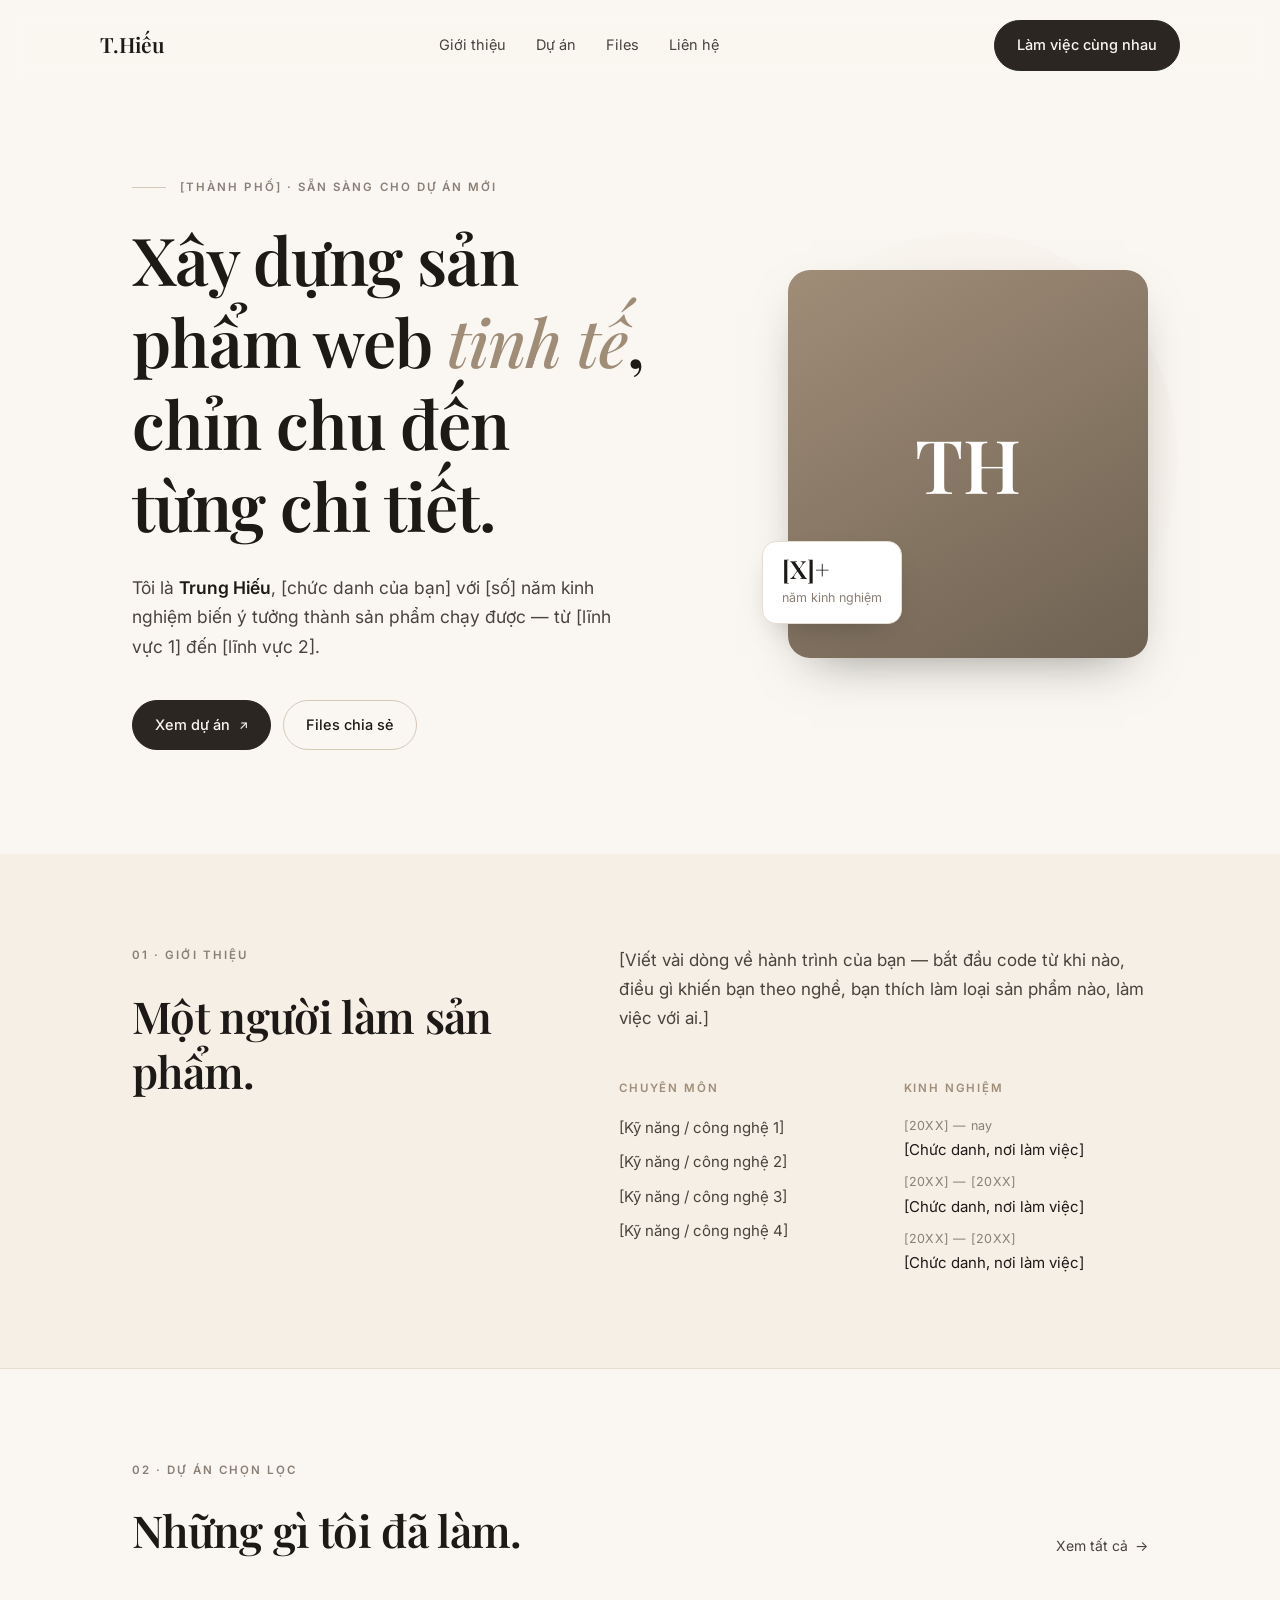
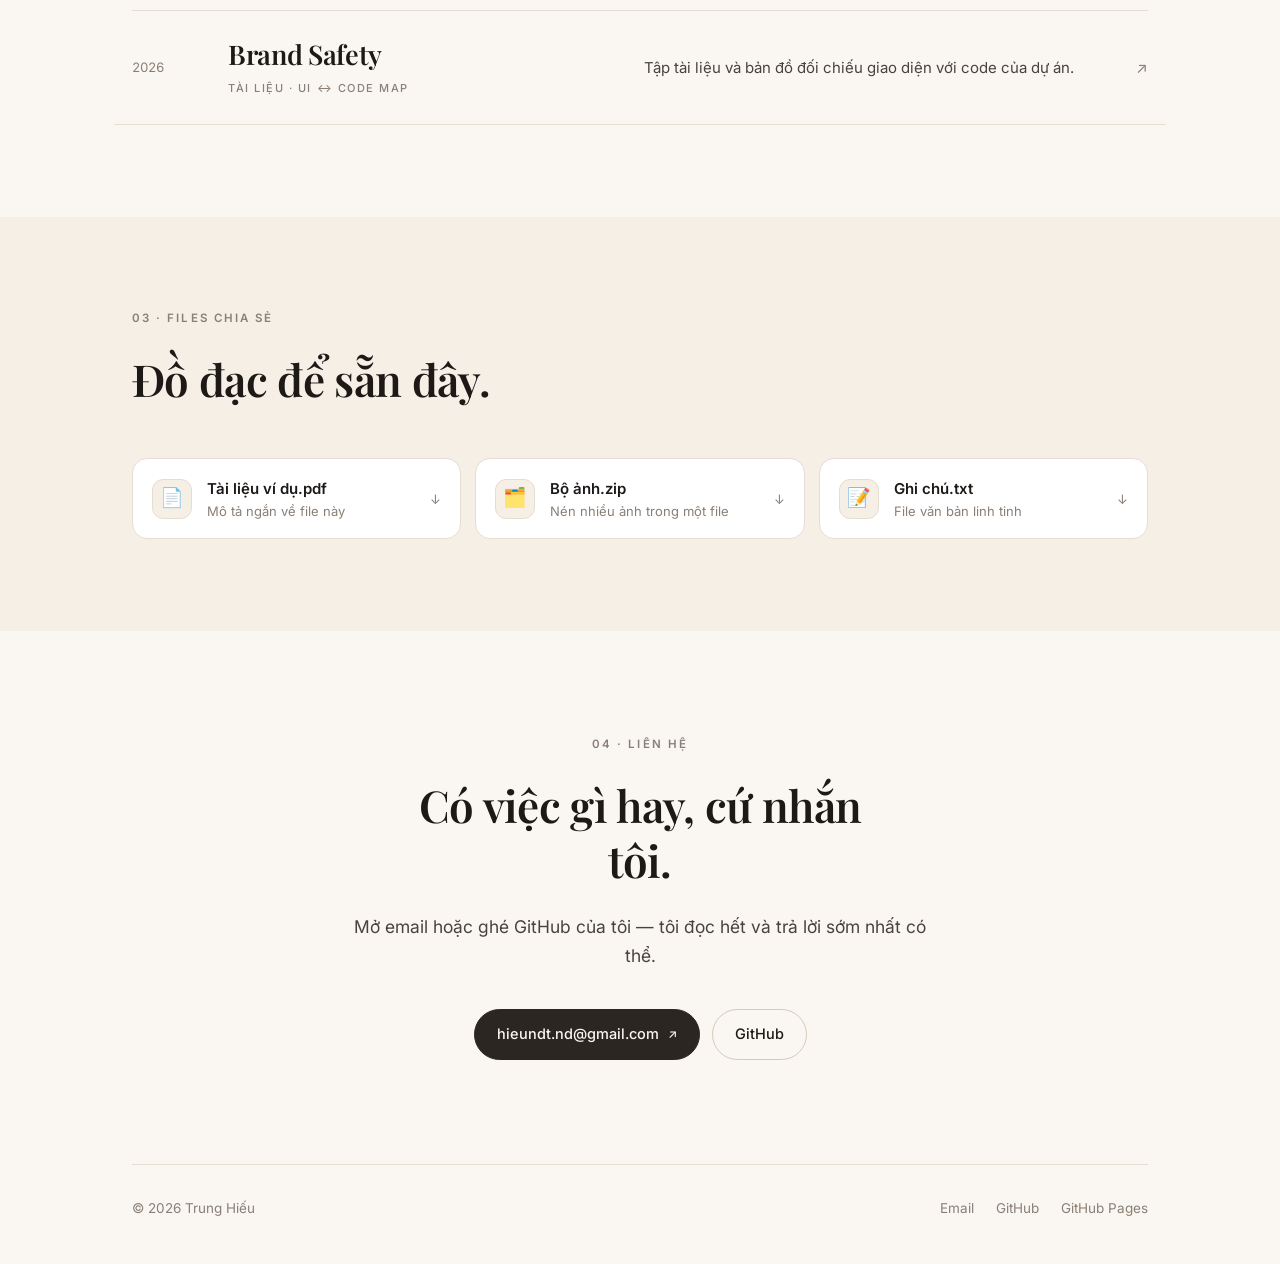
<file: index.html>
<!DOCTYPE html>
<html lang="vi">
<head>
<meta charset="UTF-8">
<meta name="viewport" content="width=device-width, initial-scale=1.0">
<title>Trung Hiếu — Trang cá nhân</title>
<meta name="description" content="Trang cá nhân của Trung Hiếu — giới thiệu, dự án và file chia sẻ.">
<meta name="theme-color" content="#faf7f2" media="(prefers-color-scheme: light)">
<meta name="theme-color" content="#14110f" media="(prefers-color-scheme: dark)">
<link rel="icon" href="data:image/svg+xml,<svg xmlns='http://www.w3.org/2000/svg' viewBox='0 0 100 100'><text y='.9em' font-size='88'>👋</text></svg>">
<link rel="preconnect" href="https://fonts.googleapis.com">
<link rel="preconnect" href="https://fonts.gstatic.com" crossorigin>
<link href="https://fonts.googleapis.com/css2?family=Playfair+Display:ital,wght@0,400..700;1,400..700&family=Inter:wght@400;500;600&display=swap" rel="stylesheet">
<link rel="stylesheet" href="style.css">
</head>
<body>

  <div class="topbar">
    <div class="wrap topbar-inner">
      <a class="brand" href="./">T.Hiếu</a>
      <nav class="menu">
        <a href="#gioi-thieu">Giới thiệu</a>
        <a href="#du-an">Dự án</a>
        <a href="#files">Files</a>
        <a href="#lien-he">Liên hệ</a>
      </nav>
      <a class="btn" href="mailto:hieundt.nd@gmail.com">Làm việc cùng nhau</a>
    </div>
  </div>

  <!-- ============================ HERO ============================ -->
  <div class="wrap">
    <section class="hero">
      <div>
        <p class="eyebrow">[Thành phố] · Sẵn sàng cho dự án mới</p>
        <h1>Xây dựng sản phẩm web <em>tinh tế</em>, chỉn chu đến từng chi tiết.</h1>
        <p class="lead">
          Tôi là <strong>Trung Hiếu</strong>, [chức danh của bạn] với [số] năm kinh nghiệm
          biến ý tưởng thành sản phẩm chạy được — từ [lĩnh vực 1] đến [lĩnh vực 2].
        </p>
        <div class="cta">
          <a class="btn" href="#du-an">Xem dự án <span class="arrow">↗</span></a>
          <a class="btn btn-ghost" href="#files">Files chia sẻ</a>
        </div>
      </div>

      <div class="hero-media">
        <!-- Có ảnh thật thì thay cả thẻ này bằng:
             <img class="portrait" src="anh-cua-ban.jpg" alt="Trung Hiếu"> -->
        <div class="portrait">TH</div>
        <div class="stat">
          <strong>[X]+</strong>
          <span>năm kinh nghiệm</span>
        </div>
      </div>
    </section>
  </div>

  <!-- ========================= GIỚI THIỆU ========================= -->
  <section class="section warm" id="gioi-thieu">
    <div class="wrap about">
      <div>
        <p class="eyebrow no-rule">01 · Giới thiệu</p>
        <h2>Một người làm sản phẩm.</h2>
      </div>
      <div class="about-body">
        <p>
          [Viết vài dòng về hành trình của bạn — bắt đầu code từ khi nào, điều gì
          khiến bạn theo nghề, bạn thích làm loại sản phẩm nào, làm việc với ai.]
        </p>

        <div class="cols">
          <div class="col">
            <h4>Chuyên môn</h4>
            <ul>
              <li>[Kỹ năng / công nghệ 1]</li>
              <li>[Kỹ năng / công nghệ 2]</li>
              <li>[Kỹ năng / công nghệ 3]</li>
              <li>[Kỹ năng / công nghệ 4]</li>
            </ul>
          </div>
          <div class="col">
            <h4>Kinh nghiệm</h4>
            <ul>
              <li class="job">
                <span class="when">[20XX] — nay</span>
                <span class="what">[Chức danh, nơi làm việc]</span>
              </li>
              <li class="job">
                <span class="when">[20XX] — [20XX]</span>
                <span class="what">[Chức danh, nơi làm việc]</span>
              </li>
              <li class="job">
                <span class="when">[20XX] — [20XX]</span>
                <span class="what">[Chức danh, nơi làm việc]</span>
              </li>
            </ul>
          </div>
        </div>
      </div>
    </div>
  </section>

  <!-- =========================== DỰ ÁN =========================== -->
  <section class="section" id="du-an">
    <div class="wrap">
      <div class="section-head">
        <div>
          <p class="eyebrow no-rule">02 · Dự án chọn lọc</p>
          <h2>Những gì tôi đã làm.</h2>
        </div>
        <a class="link-more" href="work/">Xem tất cả <span>→</span></a>
      </div>

      <div class="rows">
        <!-- Mỗi dự án là 1 khối như dưới. Copy và sửa cho phù hợp. -->
        <a class="row" href="work/brandsafety/">
          <span class="row-year">2026</span>
          <span>
            <span class="row-name">Brand Safety</span>
            <span class="row-tags">Tài liệu · UI ↔ Code Map</span>
          </span>
          <span class="row-desc">
            Tập tài liệu và bản đồ đối chiếu giao diện với code của dự án.
          </span>
          <span class="row-arrow">↗</span>
        </a>
      </div>
    </div>
  </section>

  <!-- =========================== FILES =========================== -->
  <section class="section warm" id="files">
    <div class="wrap">
      <div class="section-head">
        <div>
          <p class="eyebrow no-rule">03 · Files chia sẻ</p>
          <h2>Đồ đạc để sẵn đây.</h2>
        </div>
      </div>

      <div class="files">
        <!-- Mỗi file là 1 khối như dưới. Sửa href thành tên file bạn up lên. -->
        <a class="file" href="files/vi-du.pdf" download>
          <span class="icon">📄</span>
          <span class="meta">
            <span class="name">Tài liệu ví dụ.pdf</span>
            <span class="desc">Mô tả ngắn về file này</span>
          </span>
          <span class="dl">↓</span>
        </a>

        <a class="file" href="files/anh.zip" download>
          <span class="icon">🗂️</span>
          <span class="meta">
            <span class="name">Bộ ảnh.zip</span>
            <span class="desc">Nén nhiều ảnh trong một file</span>
          </span>
          <span class="dl">↓</span>
        </a>

        <a class="file" href="files/ghi-chu.txt" download>
          <span class="icon">📝</span>
          <span class="meta">
            <span class="name">Ghi chú.txt</span>
            <span class="desc">File văn bản linh tinh</span>
          </span>
          <span class="dl">↓</span>
        </a>
      </div>
    </div>
  </section>

  <!-- ========================== LIÊN HỆ ========================== -->
  <section class="contact" id="lien-he">
    <div class="wrap">
      <p class="eyebrow no-rule" style="justify-content:center">04 · Liên hệ</p>
      <h2>Có việc gì hay, cứ nhắn tôi.</h2>
      <p class="lead">
        Mở email hoặc ghé GitHub của tôi — tôi đọc hết và trả lời sớm nhất có thể.
      </p>
      <div class="cta">
        <a class="btn" href="mailto:hieundt.nd@gmail.com">
          hieundt.nd@gmail.com <span class="arrow">↗</span>
        </a>
        <a class="btn btn-ghost" href="https://github.com/hieundt23" target="_blank" rel="noopener">GitHub</a>
      </div>
    </div>
  </section>

  <div class="wrap">
    <footer>
      <span>© 2026 Trung Hiếu</span>
      <span class="footer-links">
        <a href="mailto:hieundt.nd@gmail.com">Email</a>
        <a href="https://github.com/hieundt23" target="_blank" rel="noopener">GitHub</a>
        <a href="https://pages.github.com" target="_blank" rel="noopener">GitHub Pages</a>
      </span>
    </footer>
  </div>

</body>
</html>
</file>
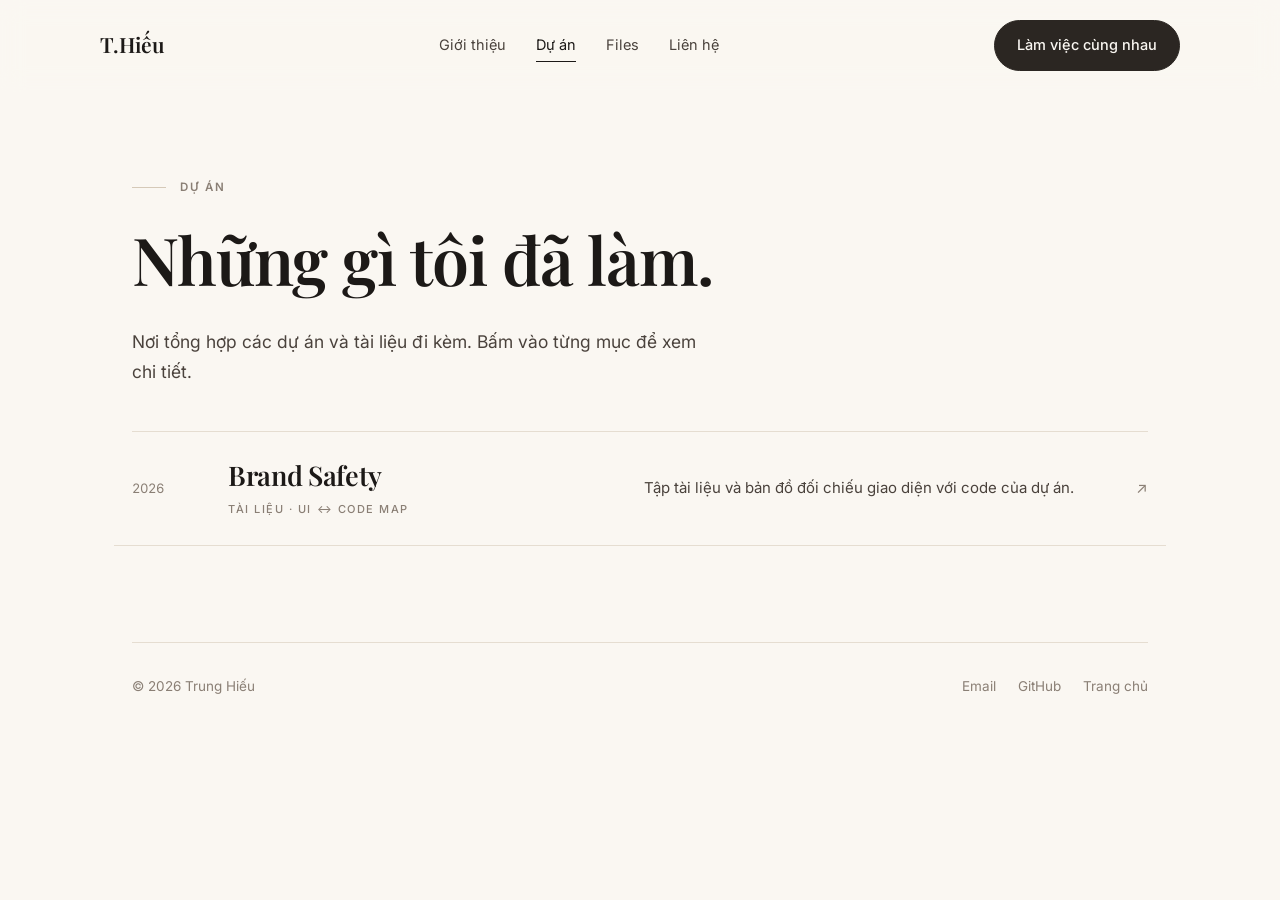
<file: work/index.html>
<!DOCTYPE html>
<html lang="vi">
<head>
<meta charset="UTF-8">
<meta name="viewport" content="width=device-width, initial-scale=1.0">
<title>Dự án — Trung Hiếu</title>
<meta name="description" content="Các dự án và công việc Trung Hiếu đã thực hiện.">
<meta name="theme-color" content="#faf7f2" media="(prefers-color-scheme: light)">
<meta name="theme-color" content="#14110f" media="(prefers-color-scheme: dark)">
<link rel="icon" href="data:image/svg+xml,<svg xmlns='http://www.w3.org/2000/svg' viewBox='0 0 100 100'><text y='.9em' font-size='88'>👋</text></svg>">
<link rel="preconnect" href="https://fonts.googleapis.com">
<link rel="preconnect" href="https://fonts.gstatic.com" crossorigin>
<link href="https://fonts.googleapis.com/css2?family=Playfair+Display:ital,wght@0,400..700;1,400..700&family=Inter:wght@400;500;600&display=swap" rel="stylesheet">
<link rel="stylesheet" href="../style.css">
</head>
<body>

  <div class="topbar">
    <div class="wrap topbar-inner">
      <a class="brand" href="../">T.Hiếu</a>
      <nav class="menu">
        <a href="../#gioi-thieu">Giới thiệu</a>
        <a href="./" aria-current="page">Dự án</a>
        <a href="../#files">Files</a>
        <a href="../#lien-he">Liên hệ</a>
      </nav>
      <a class="btn" href="mailto:hieundt.nd@gmail.com">Làm việc cùng nhau</a>
    </div>
  </div>

  <div class="wrap">
    <section class="hero" style="grid-template-columns:1fr;padding-bottom:44px">
      <div>
        <p class="eyebrow">Dự án</p>
        <h1>Những gì tôi đã làm.</h1>
        <p class="lead">
          Nơi tổng hợp các dự án và tài liệu đi kèm. Bấm vào từng mục để xem chi tiết.
        </p>
      </div>
    </section>
  </div>

  <div class="wrap" style="padding-bottom:96px">
    <div class="rows">
      <!-- Mỗi dự án là 1 khối như dưới. Copy và sửa cho phù hợp. -->
      <a class="row" href="brandsafety/">
        <span class="row-year">2026</span>
        <span>
          <span class="row-name">Brand Safety</span>
          <span class="row-tags">Tài liệu · UI ↔ Code Map</span>
        </span>
        <span class="row-desc">
          Tập tài liệu và bản đồ đối chiếu giao diện với code của dự án.
        </span>
        <span class="row-arrow">↗</span>
      </a>
    </div>
  </div>

  <div class="wrap">
    <footer>
      <span>© 2026 Trung Hiếu</span>
      <span class="footer-links">
        <a href="mailto:hieundt.nd@gmail.com">Email</a>
        <a href="https://github.com/hieundt23" target="_blank" rel="noopener">GitHub</a>
        <a href="../">Trang chủ</a>
      </span>
    </footer>
  </div>

</body>
</html>
</file>
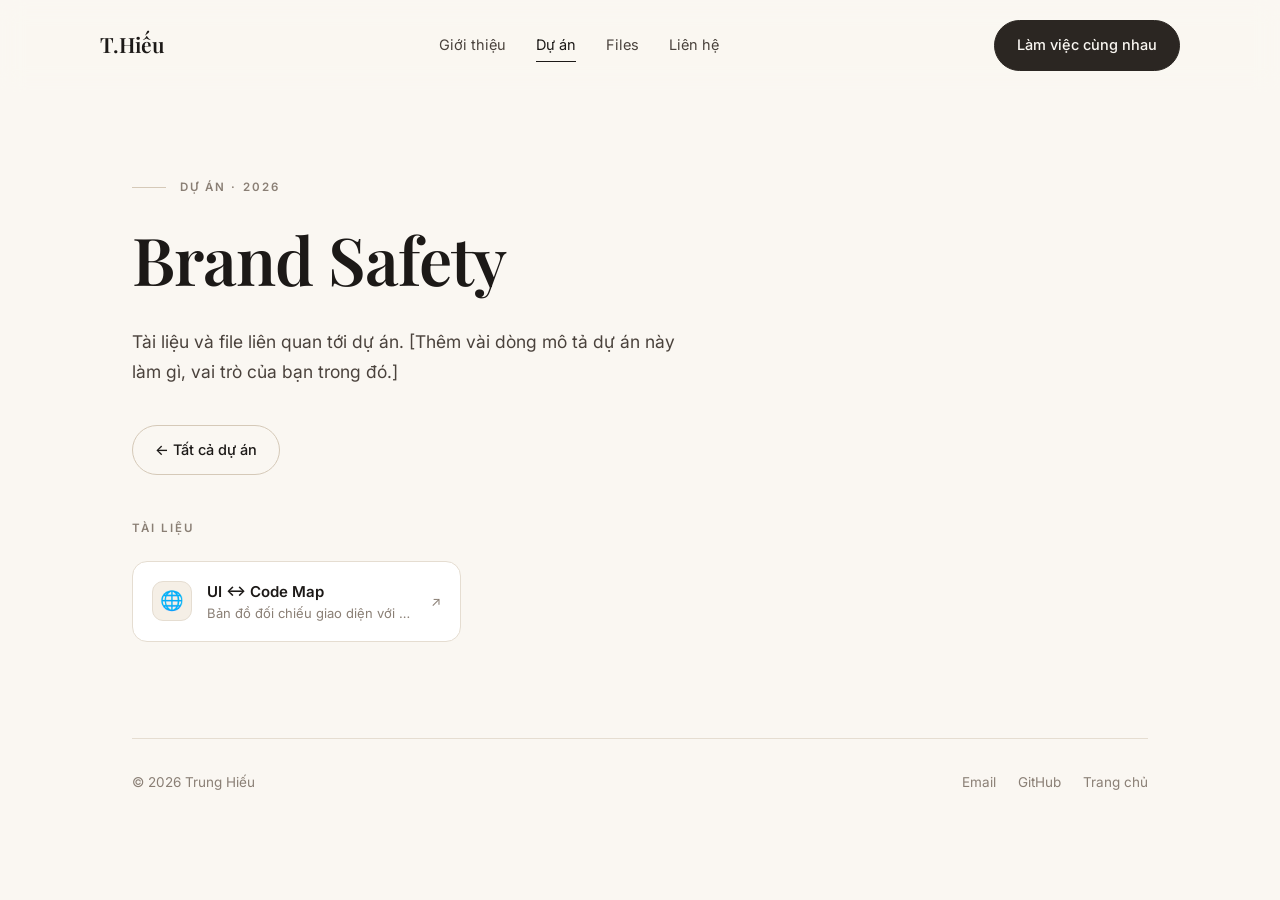
<file: work/brandsafety/index.html>
<!DOCTYPE html>
<html lang="vi">
<head>
<meta charset="UTF-8">
<meta name="viewport" content="width=device-width, initial-scale=1.0">
<title>Brand Safety — Trung Hiếu</title>
<meta name="description" content="Tài liệu và file liên quan tới dự án Brand Safety.">
<meta name="theme-color" content="#faf7f2" media="(prefers-color-scheme: light)">
<meta name="theme-color" content="#14110f" media="(prefers-color-scheme: dark)">
<link rel="icon" href="data:image/svg+xml,<svg xmlns='http://www.w3.org/2000/svg' viewBox='0 0 100 100'><text y='.9em' font-size='88'>🛡️</text></svg>">
<link rel="preconnect" href="https://fonts.googleapis.com">
<link rel="preconnect" href="https://fonts.gstatic.com" crossorigin>
<link href="https://fonts.googleapis.com/css2?family=Playfair+Display:ital,wght@0,400..700;1,400..700&family=Inter:wght@400;500;600&display=swap" rel="stylesheet">
<link rel="stylesheet" href="../../style.css">
</head>
<body>

  <div class="topbar">
    <div class="wrap topbar-inner">
      <a class="brand" href="../../">T.Hiếu</a>
      <nav class="menu">
        <a href="../../#gioi-thieu">Giới thiệu</a>
        <a href="../" aria-current="page">Dự án</a>
        <a href="../../#files">Files</a>
        <a href="../../#lien-he">Liên hệ</a>
      </nav>
      <a class="btn" href="mailto:hieundt.nd@gmail.com">Làm việc cùng nhau</a>
    </div>
  </div>

  <div class="wrap">
    <section class="hero" style="grid-template-columns:1fr;padding-bottom:44px">
      <div>
        <p class="eyebrow">Dự án · 2026</p>
        <h1>Brand Safety</h1>
        <p class="lead">
          Tài liệu và file liên quan tới dự án. [Thêm vài dòng mô tả dự án này làm gì,
          vai trò của bạn trong đó.]
        </p>
        <div class="cta">
          <a class="btn btn-ghost" href="../">← Tất cả dự án</a>
        </div>
      </div>
    </section>
  </div>

  <div class="wrap" style="padding-bottom:96px">
    <p class="eyebrow no-rule">Tài liệu</p>
    <div class="files">
      <!--
        Bỏ file vào ngay thư mục này (work/brandsafety/), rồi copy 1 khối dưới đây
        và sửa href thành đúng tên file.

        · File HTML  → để nguyên, click sẽ mở ra như một trang web.
        · File doc   → thêm thuộc tính download, click sẽ tải về máy.

        <a class="file" href="ke-hoach.docx" download>
          <span class="icon">📄</span>
          <span class="meta">
            <span class="name">Kế hoạch.docx</span>
            <span class="desc">Mô tả ngắn về file này</span>
          </span>
          <span class="dl">↓</span>
        </a>
      -->
      <a class="file" href="BrandSafety_UI_Code_Map.html">
        <span class="icon">🌐</span>
        <span class="meta">
          <span class="name">UI ↔ Code Map</span>
          <span class="desc">Bản đồ đối chiếu giao diện với code</span>
        </span>
        <span class="dl">↗</span>
      </a>
    </div>
  </div>

  <div class="wrap">
    <footer>
      <span>© 2026 Trung Hiếu</span>
      <span class="footer-links">
        <a href="mailto:hieundt.nd@gmail.com">Email</a>
        <a href="https://github.com/hieundt23" target="_blank" rel="noopener">GitHub</a>
        <a href="../../">Trang chủ</a>
      </span>
    </footer>
  </div>

</body>
</html>
</file>
<file: style.css>
/* ===============================================================
   Design tokens — sửa màu phải sửa CẢ HAI khối :root và dark.
   Bảng màu "editorial": nền kem, chữ mực, điểm nhấn nâu taupe.
   =============================================================== */
:root{
  --bg:#faf7f2;
  --bg-warm:#f5efe6;
  --surface:#ffffff;
  --ink:#1c1917;
  --ink-soft:#4a423c;
  --muted:#8a7f75;
  --accent:#a08d78;
  --line:#e5ddd1;
  --line-strong:#d5c9b8;
  --btn:#2b2622;
  --btn-ink:#faf7f2;
  --ring:rgba(160,141,120,.55);
  --serif:"Playfair Display",Georgia,"Times New Roman",serif;
  --sans:"Inter",ui-sans-serif,system-ui,-apple-system,"Segoe UI",Roboto,sans-serif;
}
@media (prefers-color-scheme: dark){
  :root{
    --bg:#14110f;
    --bg-warm:#1b1714;
    --surface:#1f1a17;
    --ink:#f2ece4;
    --ink-soft:#c8bdb1;
    --muted:#948779;
    --accent:#c4ab8f;
    --line:#2e2723;
    --line-strong:#40372f;
    --btn:#f2ece4;
    --btn-ink:#1c1917;
    --ring:rgba(196,171,143,.55);
  }
}

*{box-sizing:border-box}

body{
  margin:0;background:var(--bg);color:var(--ink);
  font-family:var(--sans);font-size:16.5px;line-height:1.7;
  -webkit-font-smoothing:antialiased;-moz-osx-font-smoothing:grayscale;
}

.wrap{max-width:1080px;margin:0 auto;padding:0 32px}

a{color:inherit}

/* ---------------------------------------------------------------
   Typography
   --------------------------------------------------------------- */
/* line-height rộng hơn bình thường: tiếng Việt có dấu chồng (ẩ, ế, ỉ),
   để chật như thiết kế tiếng Anh là dấu đè lên dòng trên. */
h1,h2,h3{font-family:var(--serif);font-weight:600;letter-spacing:-.015em;margin:0}
h1{font-size:clamp(38px,6.2vw,66px);line-height:1.24}
h1 em{font-style:italic;color:var(--accent);font-weight:500}
h2{font-size:clamp(29px,4.2vw,44px);line-height:1.26}
h3{font-size:clamp(22px,2.6vw,29px);line-height:1.3}

/* Nhãn nhỏ chữ hoa, giãn chữ — dùng cho eyebrow và tiêu đề cột */
.eyebrow{
  display:flex;align-items:center;gap:14px;
  font-size:11.5px;font-weight:600;letter-spacing:.18em;text-transform:uppercase;
  color:var(--muted);margin:0 0 22px;
}
.eyebrow::before{
  content:"";width:34px;height:1px;background:var(--line-strong);flex:none;
}
.eyebrow.no-rule::before{display:none}

.lead{font-size:17.5px;color:var(--ink-soft);max-width:52ch;margin:26px 0 0}
.lead strong{font-weight:600;color:var(--ink)}

/* ---------------------------------------------------------------
   Thanh điều hướng trên cùng
   --------------------------------------------------------------- */
.topbar{
  position:sticky;top:0;z-index:20;
  background:color-mix(in srgb,var(--bg) 88%,transparent);
  backdrop-filter:saturate(1.6) blur(12px);
  border-bottom:1px solid transparent;transition:border-color .2s ease;
}
.topbar-inner{
  display:flex;align-items:center;justify-content:space-between;gap:24px;
  padding:20px 0;
}
.brand{
  font-family:var(--serif);font-size:21px;font-weight:600;
  text-decoration:none;letter-spacing:-.01em;
}
.menu{display:flex;gap:30px}
.menu a{
  text-decoration:none;color:var(--ink-soft);font-size:14.5px;
  position:relative;padding:2px 0;transition:color .18s ease;
}
.menu a::after{
  content:"";position:absolute;left:0;right:0;bottom:-2px;height:1px;
  background:var(--ink);transform:scaleX(0);transform-origin:left;
  transition:transform .22s ease;
}
.menu a:hover{color:var(--ink)}
.menu a:hover::after,.menu a[aria-current="page"]::after{transform:scaleX(1)}
.menu a[aria-current="page"]{color:var(--ink)}

/* ---------------------------------------------------------------
   Nút
   --------------------------------------------------------------- */
.btn{
  display:inline-flex;align-items:center;gap:9px;
  text-decoration:none;font-size:14.5px;font-weight:500;
  padding:12px 22px;border-radius:999px;border:1px solid var(--btn);
  background:var(--btn);color:var(--btn-ink);
  transition:transform .18s ease, opacity .18s ease;
}
.btn:hover{transform:translateY(-1px);opacity:.9}
.btn .arrow{font-size:12px;transition:transform .2s ease}
.btn:hover .arrow{transform:translate(2px,-2px)}
.btn-ghost{
  background:transparent;color:var(--ink);border-color:var(--line-strong);
}
.btn-ghost:hover{border-color:var(--ink);opacity:1}

/* ---------------------------------------------------------------
   Hero
   --------------------------------------------------------------- */
.hero{
  display:grid;grid-template-columns:1.08fr .92fr;gap:64px;align-items:center;
  padding:86px 0 104px;
}
.cta{display:flex;flex-wrap:wrap;gap:12px;margin-top:38px}

.hero-media{position:relative;justify-self:end;width:100%;max-width:360px}
.hero-media::before{
  content:"";position:absolute;inset:-38px -30px -30px -38px;
  background:radial-gradient(circle at 60% 40%,var(--bg-warm),transparent 72%);
  border-radius:50%;z-index:0;
}
/* Khung ảnh đại diện. Thay .portrait bằng <img class="portrait"> khi có ảnh. */
.portrait{
  position:relative;z-index:1;aspect-ratio:1/1.08;width:100%;
  border-radius:22px;overflow:hidden;object-fit:cover;display:flex;
  align-items:center;justify-content:center;
  font-family:var(--serif);font-size:74px;font-weight:600;color:#fff;
  background:linear-gradient(150deg,var(--accent),#6f6252);
  box-shadow:0 20px 50px -24px rgba(28,25,23,.5);
}
.stat{
  position:absolute;z-index:2;left:-26px;bottom:34px;
  background:var(--surface);border:1px solid var(--line);
  border-radius:14px;padding:13px 19px;
  box-shadow:0 14px 34px -18px rgba(28,25,23,.4);
}
.stat strong{
  display:block;font-family:var(--serif);font-size:25px;font-weight:600;line-height:1.1;
}
.stat span{font-size:12.5px;color:var(--muted)}

/* ---------------------------------------------------------------
   Section chung
   --------------------------------------------------------------- */
.section{padding:92px 0;border-top:1px solid var(--line)}
.section.warm{background:var(--bg-warm);border-top:none}
.section-head{
  display:flex;align-items:flex-end;justify-content:space-between;
  gap:24px;flex-wrap:wrap;margin-bottom:52px;
}
.link-more{
  text-decoration:none;color:var(--ink-soft);font-size:14px;
  display:inline-flex;align-items:center;gap:7px;white-space:nowrap;
}
.link-more:hover{color:var(--ink)}
.link-more span{transition:transform .2s ease;display:inline-block}
.link-more:hover span{transform:translateX(3px)}

/* ---------------------------------------------------------------
   Khối "Giới thiệu": tiêu đề trái, nội dung phải
   --------------------------------------------------------------- */
.about{display:grid;grid-template-columns:1fr 1.25fr;gap:64px}
.about-body p{margin:0;color:var(--ink-soft);font-size:17px;max-width:56ch}
.cols{display:grid;grid-template-columns:1fr 1fr;gap:40px;margin-top:46px}
.col h4{
  font-size:11.5px;font-weight:600;letter-spacing:.16em;text-transform:uppercase;
  color:var(--accent);margin:0 0 16px;font-family:var(--sans);
}
.col ul{list-style:none;margin:0;padding:0;display:flex;flex-direction:column;gap:9px}
.col li{font-size:15px;color:var(--ink-soft)}
.job{display:flex;flex-direction:column;gap:1px}
.job .when{font-size:12.5px;color:var(--muted);letter-spacing:.02em}
.job .what{font-size:15px;color:var(--ink)}

/* ---------------------------------------------------------------
   Bảng dự án
   --------------------------------------------------------------- */
.rows{border-top:1px solid var(--line)}
.row{
  display:grid;grid-template-columns:70px minmax(0,1fr) minmax(0,1.15fr) 30px;
  gap:26px;align-items:center;
  padding:26px 18px;margin:0 -18px;
  text-decoration:none;border-bottom:1px solid var(--line);
  transition:background-color .2s ease;
}
.row:hover{background:var(--bg-warm)}
.section.warm .row:hover{background:var(--surface)}
.row-year{font-size:13px;color:var(--muted);font-variant-numeric:tabular-nums}
.row-name{
  font-family:var(--serif);font-size:clamp(21px,2.3vw,27px);font-weight:600;
  line-height:1.32;display:block;letter-spacing:-.012em;
}
.row-tags{
  display:block;margin-top:7px;
  font-size:11px;font-weight:500;letter-spacing:.14em;text-transform:uppercase;
  color:var(--muted);
}
.row-desc{color:var(--ink-soft);font-size:15px;line-height:1.6}
.row-arrow{
  font-size:15px;color:var(--muted);justify-self:end;
  transition:transform .2s ease,color .2s ease;
}
.row:hover .row-arrow{transform:translate(3px,-3px);color:var(--ink)}

/* ---------------------------------------------------------------
   Danh sách file
   --------------------------------------------------------------- */
/* min() để cột không ép rộng hơn màn hình trên máy hẹp (320px) */
.files{
  display:grid;gap:14px;
  grid-template-columns:repeat(auto-fill,minmax(min(290px,100%),1fr));
}
.file{
  display:flex;align-items:center;gap:15px;text-decoration:none;
  background:var(--surface);border:1px solid var(--line);border-radius:15px;
  padding:17px 19px;
  /* grid item mặc định min-width:auto → thẻ phình theo chữ nowrap bên trong
     và tràn khỏi màn hình hẹp. Cho phép co lại. */
  min-width:0;
  transition:border-color .2s ease,transform .2s ease,box-shadow .2s ease;
}
.file:hover{
  border-color:var(--line-strong);transform:translateY(-2px);
  box-shadow:0 16px 34px -22px rgba(28,25,23,.45);
}
.file .icon{
  flex:none;width:40px;height:40px;border-radius:11px;
  display:flex;align-items:center;justify-content:center;font-size:19px;
  background:var(--bg-warm);border:1px solid var(--line);
}
.file .meta{flex:1;min-width:0}
.file .name{
  display:block;font-weight:600;font-size:15px;
  overflow:hidden;text-overflow:ellipsis;white-space:nowrap;
}
.file .desc{
  display:block;color:var(--muted);font-size:13px;line-height:1.5;
  overflow:hidden;text-overflow:ellipsis;white-space:nowrap;
}
.file .dl{flex:none;font-size:13px;color:var(--muted);transition:color .2s ease}
.file:hover .dl{color:var(--ink)}

.empty{
  margin:0;color:var(--muted);font-size:14.5px;text-align:center;
  background:var(--surface);border:1px dashed var(--line-strong);
  border-radius:15px;padding:30px 20px;
}
.empty code{
  font-family:ui-monospace,SFMono-Regular,Menlo,monospace;font-size:13px;
  background:var(--bg-warm);border:1px solid var(--line);
  border-radius:6px;padding:2px 7px;
}

/* ---------------------------------------------------------------
   Liên hệ + footer
   --------------------------------------------------------------- */
.contact{text-align:center;padding:104px 0}
.contact h2{max-width:16ch;margin:0 auto}
.contact .lead{margin:24px auto 0;text-align:center}
.contact .cta{justify-content:center}

footer{
  border-top:1px solid var(--line);padding:32px 0 44px;
  display:flex;align-items:center;justify-content:space-between;
  gap:18px;flex-wrap:wrap;color:var(--muted);font-size:13.5px;
}
.footer-links{display:flex;gap:22px}
.footer-links a{text-decoration:none;transition:color .18s ease}
.footer-links a:hover{color:var(--ink)}

/* ---------------------------------------------------------------
   Accessibility & responsive
   --------------------------------------------------------------- */
a:focus-visible,.btn:focus-visible{
  outline:2px solid var(--ring);outline-offset:3px;border-radius:8px;
}

@media (max-width:900px){
  .hero{grid-template-columns:1fr;gap:54px;padding:60px 0 76px}
  .hero-media{justify-self:start;max-width:300px}
  .about{grid-template-columns:1fr;gap:34px}
  .row{grid-template-columns:56px minmax(0,1fr) 26px;gap:18px}
  .row-desc{display:none}
}
@media (max-width:640px){
  .wrap{padding:0 20px}
  .menu{display:none}
  .section{padding:64px 0}
  .contact{padding:74px 0}
  .cols{grid-template-columns:1fr;gap:32px}
  .stat{left:auto;right:6px;bottom:-16px}
  /* inset âm của vệt sáng tràn khỏi mép màn hình ở 320px */
  .hero-media::before{inset:-26px -8px -22px -14px}
  .files{grid-template-columns:1fr}
  footer{justify-content:center;text-align:center}
}
@media (prefers-reduced-motion: reduce){
  *{transition:none !important;animation:none !important}
  .btn:hover,.file:hover{transform:none}
}
</file>
